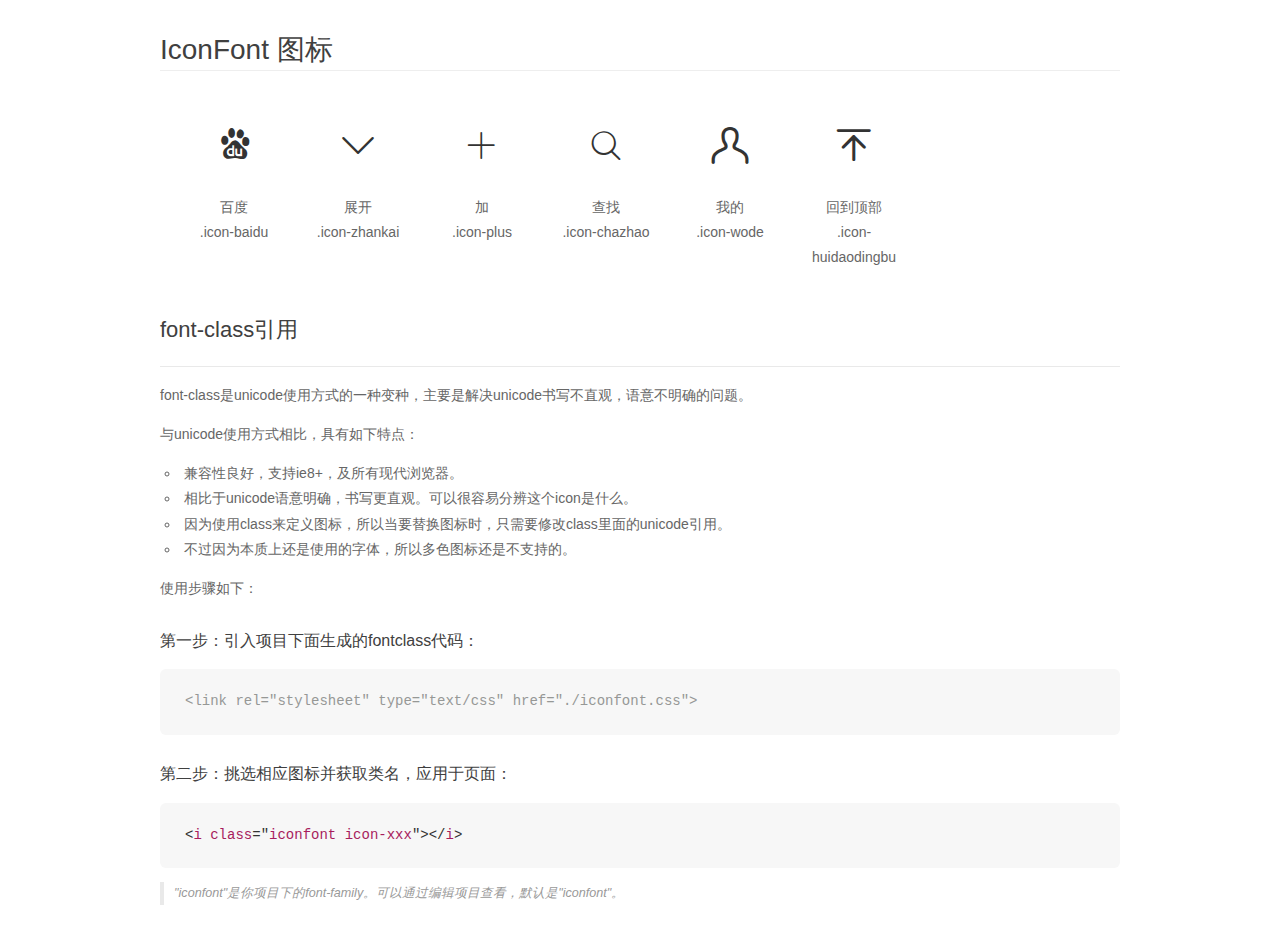
<file: font/demo_fontclass.html>
<!DOCTYPE html>
<html>
<head>
    <meta charset="utf-8"/>
    <title>IconFont</title>
    <link rel="stylesheet" href="demo.css">
    <link rel="stylesheet" href="iconfont.css">
</head>
<body>
    <div class="main markdown">
        <h1>IconFont 图标</h1>
        <ul class="icon_lists clear">
            
                <li>
                <i class="icon iconfont icon-baidu"></i>
                    <div class="name">百度</div>
                    <div class="fontclass">.icon-baidu</div>
                </li>
            
                <li>
                <i class="icon iconfont icon-zhankai"></i>
                    <div class="name">展开</div>
                    <div class="fontclass">.icon-zhankai</div>
                </li>
            
                <li>
                <i class="icon iconfont icon-plus"></i>
                    <div class="name">加</div>
                    <div class="fontclass">.icon-plus</div>
                </li>
            
                <li>
                <i class="icon iconfont icon-chazhao"></i>
                    <div class="name">查找</div>
                    <div class="fontclass">.icon-chazhao</div>
                </li>
            
                <li>
                <i class="icon iconfont icon-wode"></i>
                    <div class="name">我的</div>
                    <div class="fontclass">.icon-wode</div>
                </li>
            
                <li>
                <i class="icon iconfont icon-huidaodingbu"></i>
                    <div class="name">回到顶部</div>
                    <div class="fontclass">.icon-huidaodingbu</div>
                </li>
            
        </ul>

        <h2 id="font-class-">font-class引用</h2>
        <hr>

        <p>font-class是unicode使用方式的一种变种，主要是解决unicode书写不直观，语意不明确的问题。</p>
        <p>与unicode使用方式相比，具有如下特点：</p>
        <ul>
        <li>兼容性良好，支持ie8+，及所有现代浏览器。</li>
        <li>相比于unicode语意明确，书写更直观。可以很容易分辨这个icon是什么。</li>
        <li>因为使用class来定义图标，所以当要替换图标时，只需要修改class里面的unicode引用。</li>
        <li>不过因为本质上还是使用的字体，所以多色图标还是不支持的。</li>
        </ul>
        <p>使用步骤如下：</p>
        <h3 id="-fontclass-">第一步：引入项目下面生成的fontclass代码：</h3>


        <pre><code class="lang-js hljs javascript"><span class="hljs-comment">&lt;link rel="stylesheet" type="text/css" href="./iconfont.css"&gt;</span></code></pre>
        <h3 id="-">第二步：挑选相应图标并获取类名，应用于页面：</h3>
        <pre><code class="lang-css hljs">&lt;<span class="hljs-selector-tag">i</span> <span class="hljs-selector-tag">class</span>="<span class="hljs-selector-tag">iconfont</span> <span class="hljs-selector-tag">icon-xxx</span>"&gt;&lt;/<span class="hljs-selector-tag">i</span>&gt;</code></pre>
        <blockquote>
        <p>"iconfont"是你项目下的font-family。可以通过编辑项目查看，默认是"iconfont"。</p>
        </blockquote>
    </div>
</body>
</html>
</file>
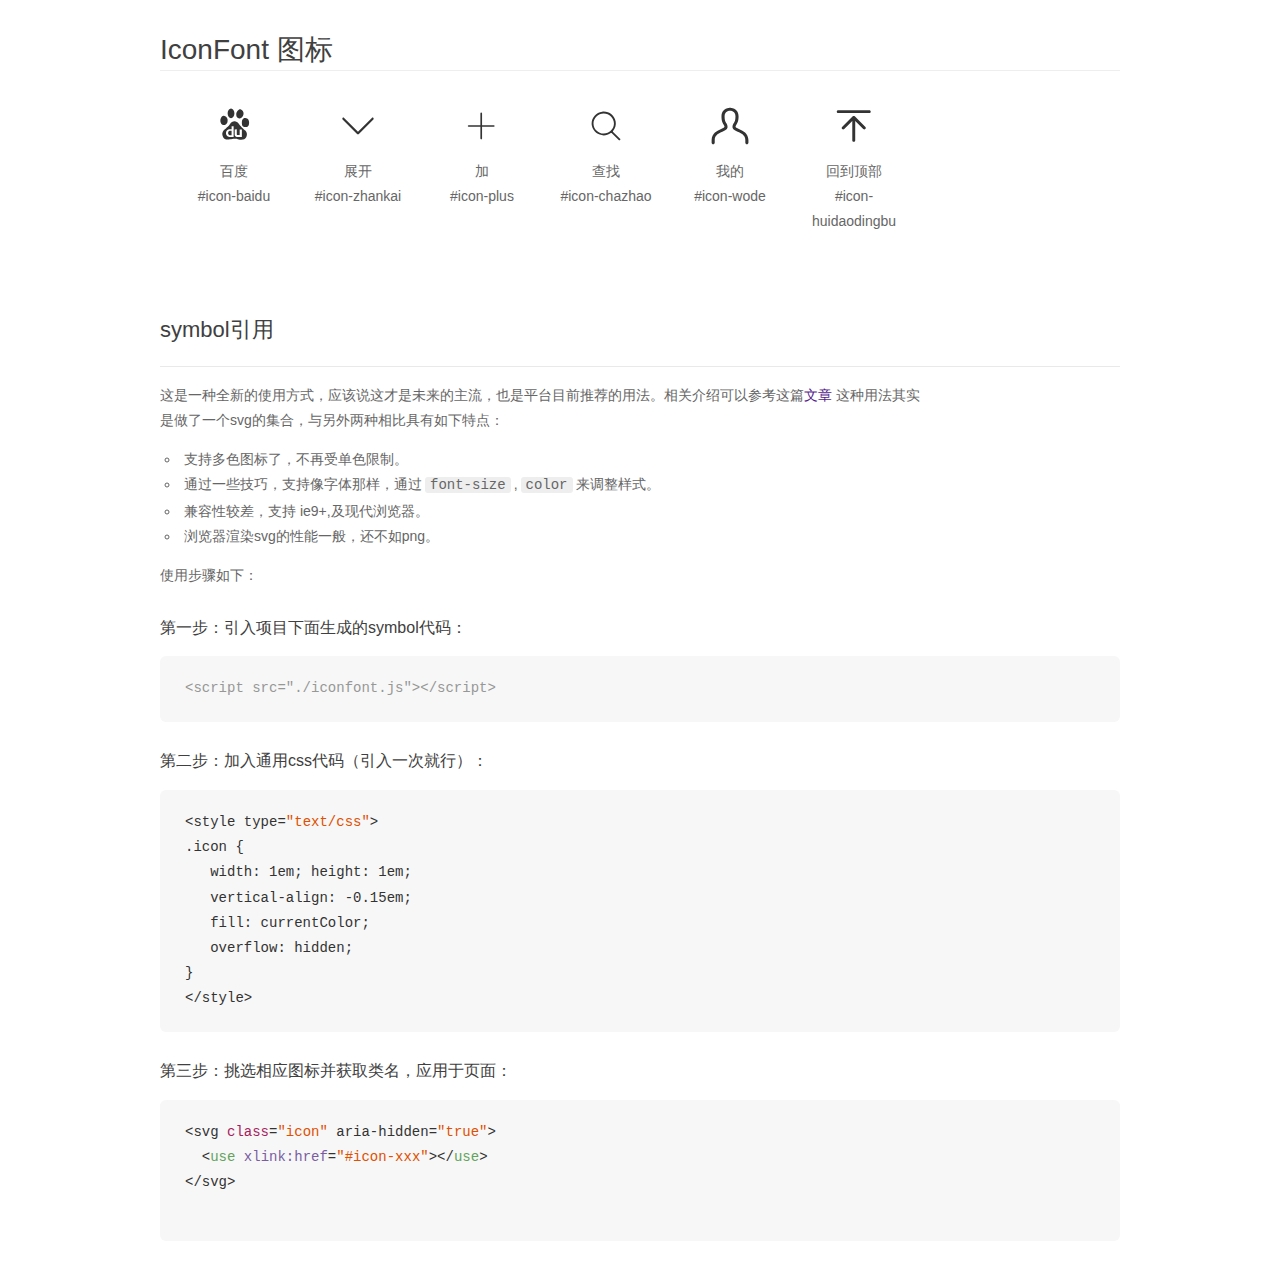
<file: font/demo_symbol.html>
<!DOCTYPE html>
<html>
<head>
    <meta charset="utf-8"/>
    <title>IconFont</title>
    <link rel="stylesheet" href="demo.css">
    <script src="iconfont.js"></script>

    <style type="text/css">
        .icon {
          /* 通过设置 font-size 来改变图标大小 */
          width: 1em; height: 1em;
          /* 图标和文字相邻时，垂直对齐 */
          vertical-align: -0.15em;
          /* 通过设置 color 来改变 SVG 的颜色/fill */
          fill: currentColor;
          /* path 和 stroke 溢出 viewBox 部分在 IE 下会显示
             normalize.css 中也包含这行 */
          overflow: hidden;
        }

    </style>
</head>
<body>
    <div class="main markdown">
        <h1>IconFont 图标</h1>
        <ul class="icon_lists clear">
            
                <li>
                    <svg class="icon" aria-hidden="true">
                        <use xlink:href="#icon-baidu"></use>
                    </svg>
                    <div class="name">百度</div>
                    <div class="fontclass">#icon-baidu</div>
                </li>
            
                <li>
                    <svg class="icon" aria-hidden="true">
                        <use xlink:href="#icon-zhankai"></use>
                    </svg>
                    <div class="name">展开</div>
                    <div class="fontclass">#icon-zhankai</div>
                </li>
            
                <li>
                    <svg class="icon" aria-hidden="true">
                        <use xlink:href="#icon-plus"></use>
                    </svg>
                    <div class="name">加</div>
                    <div class="fontclass">#icon-plus</div>
                </li>
            
                <li>
                    <svg class="icon" aria-hidden="true">
                        <use xlink:href="#icon-chazhao"></use>
                    </svg>
                    <div class="name">查找</div>
                    <div class="fontclass">#icon-chazhao</div>
                </li>
            
                <li>
                    <svg class="icon" aria-hidden="true">
                        <use xlink:href="#icon-wode"></use>
                    </svg>
                    <div class="name">我的</div>
                    <div class="fontclass">#icon-wode</div>
                </li>
            
                <li>
                    <svg class="icon" aria-hidden="true">
                        <use xlink:href="#icon-huidaodingbu"></use>
                    </svg>
                    <div class="name">回到顶部</div>
                    <div class="fontclass">#icon-huidaodingbu</div>
                </li>
            
        </ul>


        <h2 id="symbol-">symbol引用</h2>
        <hr>

        <p>这是一种全新的使用方式，应该说这才是未来的主流，也是平台目前推荐的用法。相关介绍可以参考这篇<a href="">文章</a>
        这种用法其实是做了一个svg的集合，与另外两种相比具有如下特点：</p>
        <ul>
          <li>支持多色图标了，不再受单色限制。</li>
          <li>通过一些技巧，支持像字体那样，通过<code>font-size</code>,<code>color</code>来调整样式。</li>
          <li>兼容性较差，支持 ie9+,及现代浏览器。</li>
          <li>浏览器渲染svg的性能一般，还不如png。</li>
        </ul>
        <p>使用步骤如下：</p>
        <h3 id="-symbol-">第一步：引入项目下面生成的symbol代码：</h3>
        <pre><code class="lang-js hljs javascript"><span class="hljs-comment">&lt;script src="./iconfont.js"&gt;&lt;/script&gt;</span></code></pre>
        <h3 id="-css-">第二步：加入通用css代码（引入一次就行）：</h3>
        <pre><code class="lang-js hljs javascript">&lt;style type=<span class="hljs-string">"text/css"</span>&gt;
.icon {
   width: <span class="hljs-number">1</span>em; height: <span class="hljs-number">1</span>em;
   vertical-align: <span class="hljs-number">-0.15</span>em;
   fill: currentColor;
   overflow: hidden;
}
&lt;<span class="hljs-regexp">/style&gt;</span></code></pre>
        <h3 id="-">第三步：挑选相应图标并获取类名，应用于页面：</h3>
        <pre><code class="lang-js hljs javascript">&lt;svg <span class="hljs-class"><span class="hljs-keyword">class</span></span>=<span class="hljs-string">"icon"</span> aria-hidden=<span class="hljs-string">"true"</span>&gt;<span class="xml"><span class="hljs-tag">
  &lt;<span class="hljs-name">use</span> <span class="hljs-attr">xlink:href</span>=<span class="hljs-string">"#icon-xxx"</span>&gt;</span><span class="hljs-tag">&lt;/<span class="hljs-name">use</span>&gt;</span>
</span>&lt;<span class="hljs-regexp">/svg&gt;
        </span></code></pre>
    </div>
</body>
</html>
</file>
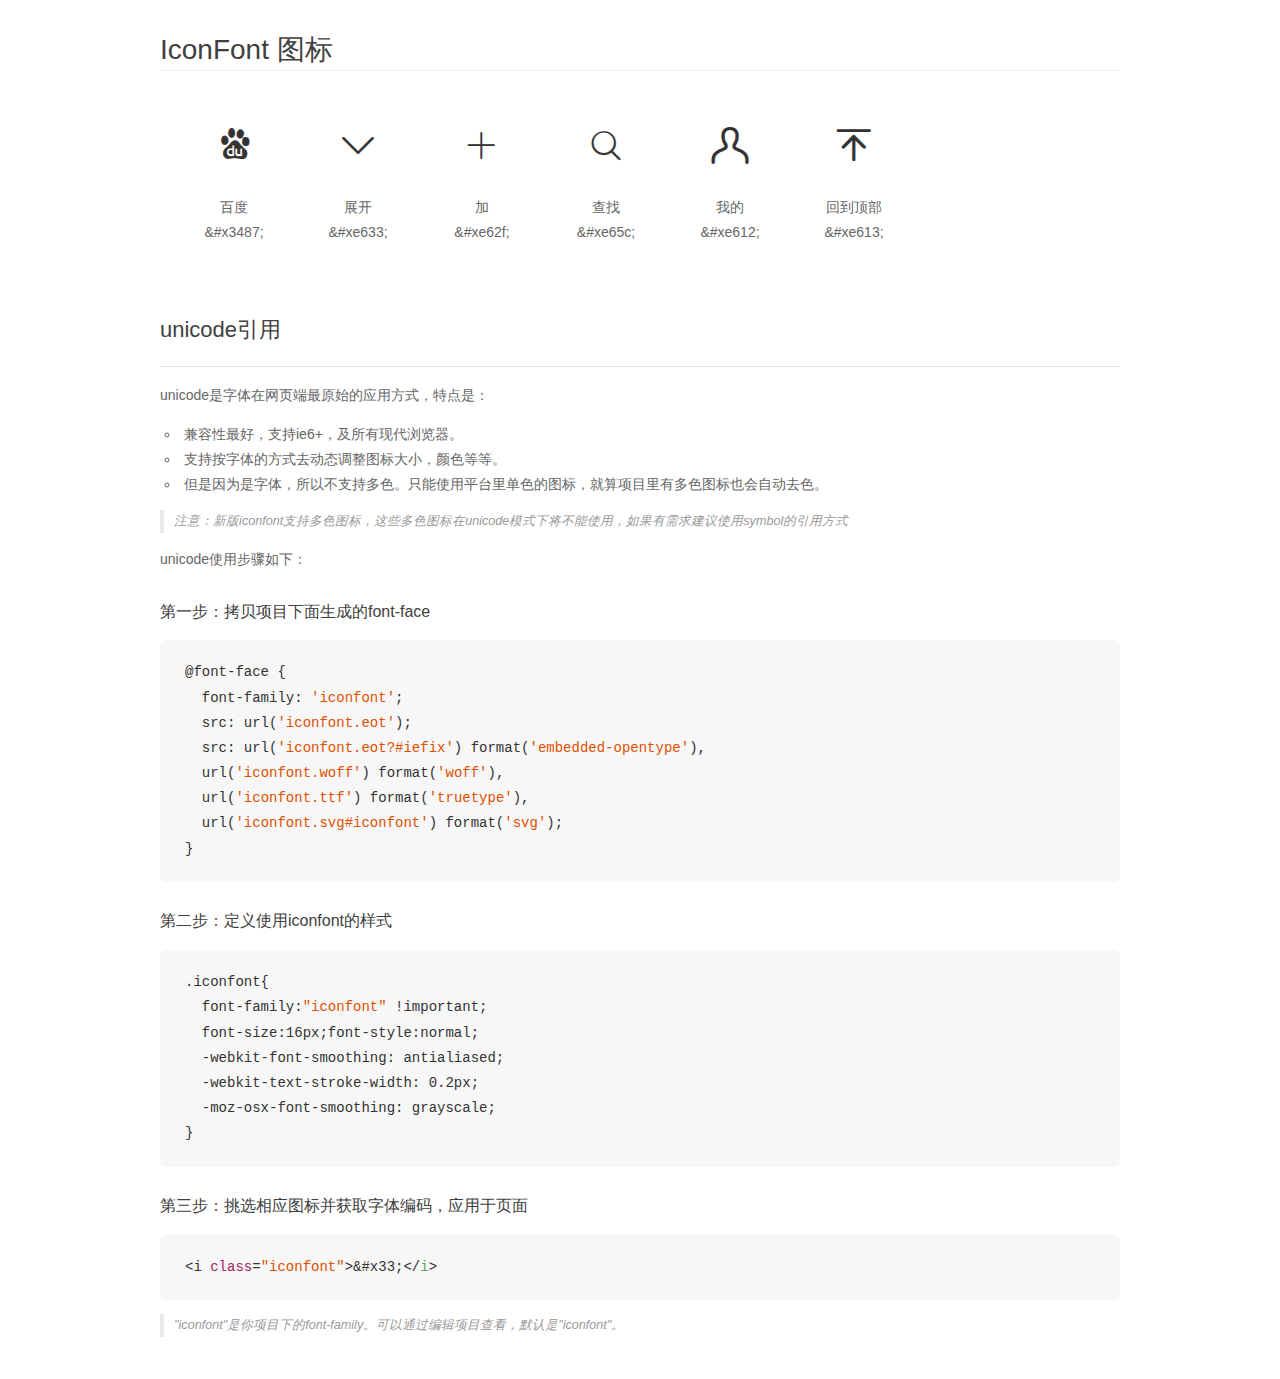
<file: font/demo_unicode.html>
<!DOCTYPE html>
<html>
<head>
    <meta charset="utf-8"/>
    <title>IconFont</title>
    <link rel="stylesheet" href="demo.css">

    <style type="text/css">

        @font-face {font-family: "iconfont";
          src: url('iconfont.eot'); /* IE9*/
          src: url('iconfont.eot#iefix') format('embedded-opentype'), /* IE6-IE8 */
          url('iconfont.woff') format('woff'), /* chrome, firefox */
          url('iconfont.ttf') format('truetype'), /* chrome, firefox, opera, Safari, Android, iOS 4.2+*/
          url('iconfont.svg#iconfont') format('svg'); /* iOS 4.1- */
        }

        .iconfont {
          font-family:"iconfont" !important;
          font-size:16px;
          font-style:normal;
          -webkit-font-smoothing: antialiased;
          -webkit-text-stroke-width: 0.2px;
          -moz-osx-font-smoothing: grayscale;
        }

    </style>
</head>
<body>
    <div class="main markdown">
        <h1>IconFont 图标</h1>
        <ul class="icon_lists clear">
            
                <li>
                <i class="icon iconfont">&#x3487;</i>
                    <div class="name">百度</div>
                    <div class="code">&amp;#x3487;</div>
                </li>
            
                <li>
                <i class="icon iconfont">&#xe633;</i>
                    <div class="name">展开</div>
                    <div class="code">&amp;#xe633;</div>
                </li>
            
                <li>
                <i class="icon iconfont">&#xe62f;</i>
                    <div class="name">加</div>
                    <div class="code">&amp;#xe62f;</div>
                </li>
            
                <li>
                <i class="icon iconfont">&#xe65c;</i>
                    <div class="name">查找</div>
                    <div class="code">&amp;#xe65c;</div>
                </li>
            
                <li>
                <i class="icon iconfont">&#xe612;</i>
                    <div class="name">我的</div>
                    <div class="code">&amp;#xe612;</div>
                </li>
            
                <li>
                <i class="icon iconfont">&#xe613;</i>
                    <div class="name">回到顶部</div>
                    <div class="code">&amp;#xe613;</div>
                </li>
            
        </ul>
        <h2 id="unicode-">unicode引用</h2>
        <hr>

        <p>unicode是字体在网页端最原始的应用方式，特点是：</p>
        <ul>
        <li>兼容性最好，支持ie6+，及所有现代浏览器。</li>
        <li>支持按字体的方式去动态调整图标大小，颜色等等。</li>
        <li>但是因为是字体，所以不支持多色。只能使用平台里单色的图标，就算项目里有多色图标也会自动去色。</li>
        </ul>
        <blockquote>
        <p>注意：新版iconfont支持多色图标，这些多色图标在unicode模式下将不能使用，如果有需求建议使用symbol的引用方式</p>
        </blockquote>
        <p>unicode使用步骤如下：</p>
        <h3 id="-font-face">第一步：拷贝项目下面生成的font-face</h3>
        <pre><code class="lang-js hljs javascript">@font-face {
  font-family: <span class="hljs-string">'iconfont'</span>;
  src: url(<span class="hljs-string">'iconfont.eot'</span>);
  src: url(<span class="hljs-string">'iconfont.eot?#iefix'</span>) format(<span class="hljs-string">'embedded-opentype'</span>),
  url(<span class="hljs-string">'iconfont.woff'</span>) format(<span class="hljs-string">'woff'</span>),
  url(<span class="hljs-string">'iconfont.ttf'</span>) format(<span class="hljs-string">'truetype'</span>),
  url(<span class="hljs-string">'iconfont.svg#iconfont'</span>) format(<span class="hljs-string">'svg'</span>);
}
</code></pre>
        <h3 id="-iconfont-">第二步：定义使用iconfont的样式</h3>
        <pre><code class="lang-js hljs javascript">.iconfont{
  font-family:<span class="hljs-string">"iconfont"</span> !important;
  font-size:<span class="hljs-number">16</span>px;font-style:normal;
  -webkit-font-smoothing: antialiased;
  -webkit-text-stroke-width: <span class="hljs-number">0.2</span>px;
  -moz-osx-font-smoothing: grayscale;
}
</code></pre>
        <h3 id="-">第三步：挑选相应图标并获取字体编码，应用于页面</h3>
        <pre><code class="lang-js hljs javascript">&lt;i <span class="hljs-class"><span class="hljs-keyword">class</span></span>=<span class="hljs-string">"iconfont"</span>&gt;&amp;#x33;<span class="xml"><span class="hljs-tag">&lt;/<span class="hljs-name">i</span>&gt;</span></span></code></pre>

        <blockquote>
        <p>"iconfont"是你项目下的font-family。可以通过编辑项目查看，默认是"iconfont"。</p>
        </blockquote>
    </div>


</body>
</html>
</file>
<file: font/iconfont.css>
@font-face {font-family: "iconfont";
  src: url('iconfont.eot?t=1497168580152'); /* IE9*/
  src: url('iconfont.eot?t=1497168580152#iefix') format('embedded-opentype'), /* IE6-IE8 */
  url('iconfont.woff?t=1497168580152') format('woff'), /* chrome, firefox */
  url('iconfont.ttf?t=1497168580152') format('truetype'), /* chrome, firefox, opera, Safari, Android, iOS 4.2+*/
  url('iconfont.svg?t=1497168580152#iconfont') format('svg'); /* iOS 4.1- */
}

.iconfont {
  font-family:"iconfont" !important;
  font-size:16px;
  font-style:normal;
  -webkit-font-smoothing: antialiased;
  -moz-osx-font-smoothing: grayscale;
}

.icon-baidu:before { content: "\3487"; }

.icon-zhankai:before { content: "\e633"; }

.icon-plus:before { content: "\e62f"; }

.icon-chazhao:before { content: "\e65c"; }

.icon-wode:before { content: "\e612"; }

.icon-huidaodingbu:before { content: "\e613"; }
</file>
<file: font/demo.css>
*{margin: 0;padding: 0;list-style: none;}
/*
KISSY CSS Reset
理念：1. reset 的目的不是清除浏览器的默认样式，这仅是部分工作。清除和重置是紧密不可分的。
2. reset 的目的不是让默认样式在所有浏览器下一致，而是减少默认样式有可能带来的问题。
3. reset 期望提供一套普适通用的基础样式。但没有银弹，推荐根据具体需求，裁剪和修改后再使用。
特色：1. 适应中文；2. 基于最新主流浏览器。
维护：玉伯<lifesinger@gmail.com>, 正淳<ragecarrier@gmail.com>
 */

/** 清除内外边距 **/
body, h1, h2, h3, h4, h5, h6, hr, p, blockquote, /* structural elements 结构元素 */
dl, dt, dd, ul, ol, li, /* list elements 列表元素 */
pre, /* text formatting elements 文本格式元素 */
form, fieldset, legend, button, input, textarea, /* form elements 表单元素 */
th, td /* table elements 表格元素 */ {
  margin: 0;
  padding: 0;
}

/** 设置默认字体 **/
body,
button, input, select, textarea /* for ie */ {
  font: 12px/1.5 tahoma, arial, \5b8b\4f53, sans-serif;
}
h1, h2, h3, h4, h5, h6 { font-size: 100%; }
address, cite, dfn, em, var { font-style: normal; } /* 将斜体扶正 */
code, kbd, pre, samp { font-family: courier new, courier, monospace; } /* 统一等宽字体 */
small { font-size: 12px; } /* 小于 12px 的中文很难阅读，让 small 正常化 */

/** 重置列表元素 **/
ul, ol { list-style: none; }

/** 重置文本格式元素 **/
a { text-decoration: none; }
a:hover { text-decoration: underline; }


/** 重置表单元素 **/
legend { color: #000; } /* for ie6 */
fieldset, img { border: 0; } /* img 搭车：让链接里的 img 无边框 */
button, input, select, textarea { font-size: 100%; } /* 使得表单元素在 ie 下能继承字体大小 */
/* 注：optgroup 无法扶正 */

/** 重置表格元素 **/
table { border-collapse: collapse; border-spacing: 0; }

/* 清除浮动 */
.ks-clear:after, .clear:after {
  content: '\20';
  display: block;
  height: 0;
  clear: both;
}
.ks-clear, .clear {
  *zoom: 1;
}

.main {
  padding: 30px 100px;
width: 960px;
margin: 0 auto;
}
.main h1{font-size:36px; color:#333; text-align:left;margin-bottom:30px; border-bottom: 1px solid #eee;}

.helps{margin-top:40px;}
.helps pre{
  padding:20px;
  margin:10px 0;
  border:solid 1px #e7e1cd;
  background-color: #fffdef;
  overflow: auto;
}

.icon_lists{
  width: 100% !important;

}

.icon_lists li{
  float:left;
  width: 100px;
  height:180px;
  text-align: center;
  list-style: none !important;
}
.icon_lists .icon{
  font-size: 42px;
  line-height: 100px;
  margin: 10px 0;
  color:#333;
  -webkit-transition: font-size 0.25s ease-out 0s;
  -moz-transition: font-size 0.25s ease-out 0s;
  transition: font-size 0.25s ease-out 0s;

}
.icon_lists .icon:hover{
  font-size: 100px;
}



.markdown {
  color: #666;
  font-size: 14px;
  line-height: 1.8;
}

.highlight {
  line-height: 1.5;
}

.markdown img {
  vertical-align: middle;
  max-width: 100%;
}

.markdown h1 {
  color: #404040;
  font-weight: 500;
  line-height: 40px;
  margin-bottom: 24px;
}

.markdown h2,
.markdown h3,
.markdown h4,
.markdown h5,
.markdown h6 {
  color: #404040;
  margin: 1.6em 0 0.6em 0;
  font-weight: 500;
  clear: both;
}

.markdown h1 {
  font-size: 28px;
}

.markdown h2 {
  font-size: 22px;
}

.markdown h3 {
  font-size: 16px;
}

.markdown h4 {
  font-size: 14px;
}

.markdown h5 {
  font-size: 12px;
}

.markdown h6 {
  font-size: 12px;
}

.markdown hr {
  height: 1px;
  border: 0;
  background: #e9e9e9;
  margin: 16px 0;
  clear: both;
}

.markdown p,
.markdown pre {
  margin: 1em 0;
}

.markdown > p,
.markdown > blockquote,
.markdown > .highlight,
.markdown > ol,
.markdown > ul {
  width: 80%;
}

.markdown ul > li {
  list-style: circle;
}

.markdown > ul li,
.markdown blockquote ul > li {
  margin-left: 20px;
  padding-left: 4px;
}

.markdown > ul li p,
.markdown > ol li p {
  margin: 0.6em 0;
}

.markdown ol > li {
  list-style: decimal;
}

.markdown > ol li,
.markdown blockquote ol > li {
  margin-left: 20px;
  padding-left: 4px;
}

.markdown code {
  margin: 0 3px;
  padding: 0 5px;
  background: #eee;
  border-radius: 3px;
}

.markdown pre {
  border-radius: 6px;
  background: #f7f7f7;
  padding: 20px;
}

.markdown pre code {
  border: none;
  background: #f7f7f7;
  margin: 0;
}

.markdown strong,
.markdown b {
  font-weight: 600;
}

.markdown > table {
  border-collapse: collapse;
  border-spacing: 0px;
  empty-cells: show;
  border: 1px solid #e9e9e9;
  width: 95%;
  margin-bottom: 24px;
}

.markdown > table th {
  white-space: nowrap;
  color: #333;
  font-weight: 600;

}

.markdown > table th,
.markdown > table td {
  border: 1px solid #e9e9e9;
  padding: 8px 16px;
  text-align: left;
}

.markdown > table th {
  background: #F7F7F7;
}

.markdown blockquote {
  font-size: 90%;
  color: #999;
  border-left: 4px solid #e9e9e9;
  padding-left: 0.8em;
  margin: 1em 0;
  font-style: italic;
}

.markdown blockquote p {
  margin: 0;
}

.markdown .anchor {
  opacity: 0;
  transition: opacity 0.3s ease;
  margin-left: 8px;
}

.markdown .waiting {
  color: #ccc;
}

.markdown h1:hover .anchor,
.markdown h2:hover .anchor,
.markdown h3:hover .anchor,
.markdown h4:hover .anchor,
.markdown h5:hover .anchor,
.markdown h6:hover .anchor {
  opacity: 1;
  display: inline-block;
}

.markdown > br,
.markdown > p > br {
  clear: both;
}


.hljs {
  display: block;
  background: white;
  padding: 0.5em;
  color: #333333;
  overflow-x: auto;
}

.hljs-comment,
.hljs-meta {
  color: #969896;
}

.hljs-string,
.hljs-variable,
.hljs-template-variable,
.hljs-strong,
.hljs-emphasis,
.hljs-quote {
  color: #df5000;
}

.hljs-keyword,
.hljs-selector-tag,
.hljs-type {
  color: #a71d5d;
}

.hljs-literal,
.hljs-symbol,
.hljs-bullet,
.hljs-attribute {
  color: #0086b3;
}

.hljs-section,
.hljs-name {
  color: #63a35c;
}

.hljs-tag {
  color: #333333;
}

.hljs-title,
.hljs-attr,
.hljs-selector-id,
.hljs-selector-class,
.hljs-selector-attr,
.hljs-selector-pseudo {
  color: #795da3;
}

.hljs-addition {
  color: #55a532;
  background-color: #eaffea;
}

.hljs-deletion {
  color: #bd2c00;
  background-color: #ffecec;
}

.hljs-link {
  text-decoration: underline;
}

pre{
  background: #fff;
}
</file>
